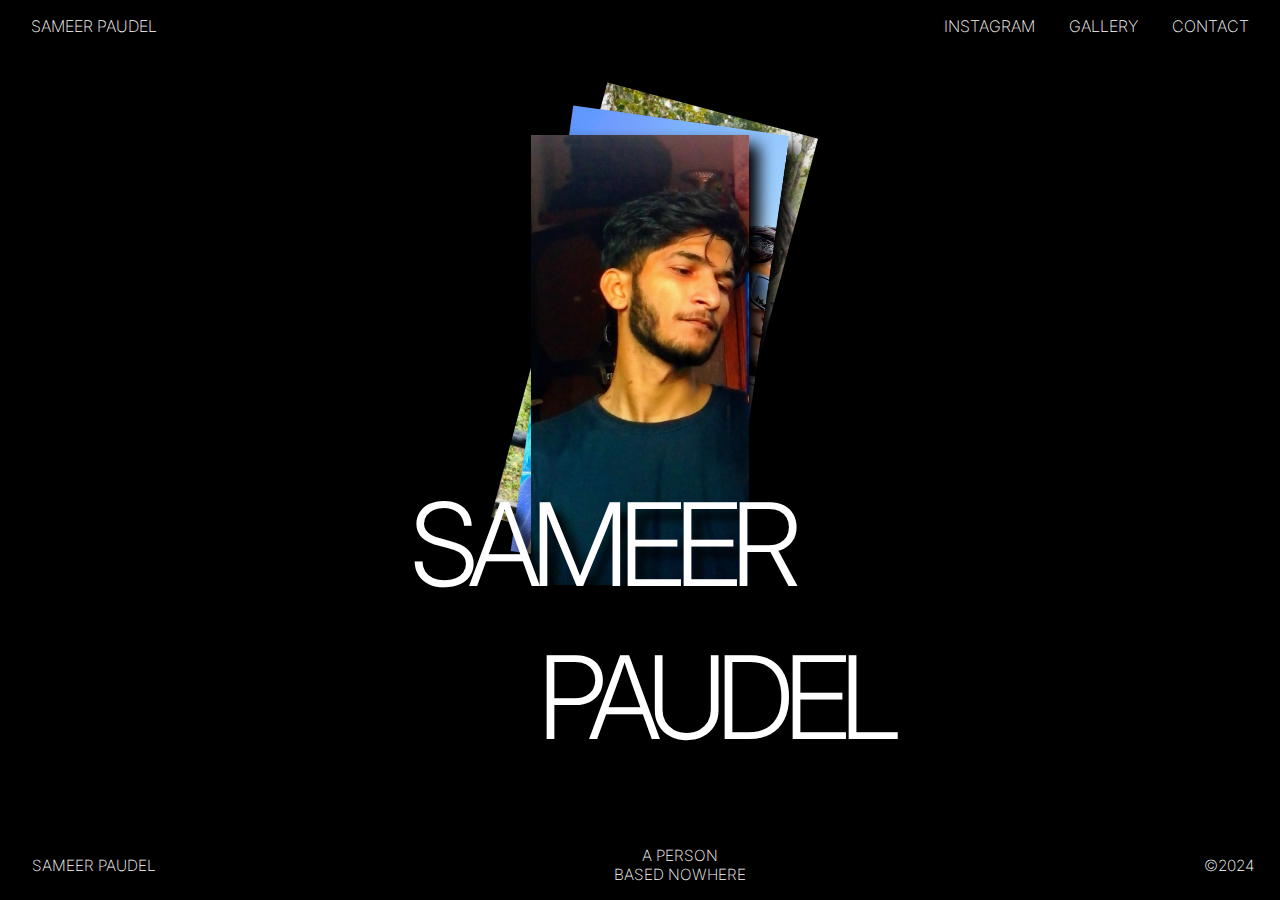
<file: index.html>
<!DOCTYPE html>
<html lang="en">
  <head>
    <meta charset="UTF-8" />
    <meta name="viewport" content="width=device-width, initial-scale=1.0" />
    <title>Sameer | Github</title>
    <link rel="stylesheet" href="style.css" />
  </head>
  <body>
    <div class="container">
      <div class="header">
        <a href="#" class="logo" style="text-decoration: none;">Sameer Paudel</a>
        <!-- <div class="logo" href>Sameer Paudel</div> -->
        <div class="nav">
          <span>Instagram</span>
          <span>Gallery</span>
          <span>Contact</span>
        </div>
      </div>
      <div class="center">
        <div class="image-cover">
          <div class="image img1"></div>
          <div class="image img2"></div>
          <div class="image img3"></div>
        </div>
        <div class="text-cover">
          <div class="line1" style="opacity:0">Hello, I'm</div>
          <div class="line2">Sameer</div>
          <div class="line3">Paudel</div>
        </div>
      </div>
      <div class="footer">
        <div>Sameer Paudel</div>
        <div>
          A person<br />
          based nowhere
        </div>

        <div>&copy;2024</div>
      </div>
    </div>
  </body>
</html>

<!-- Commit testing -->
</file>
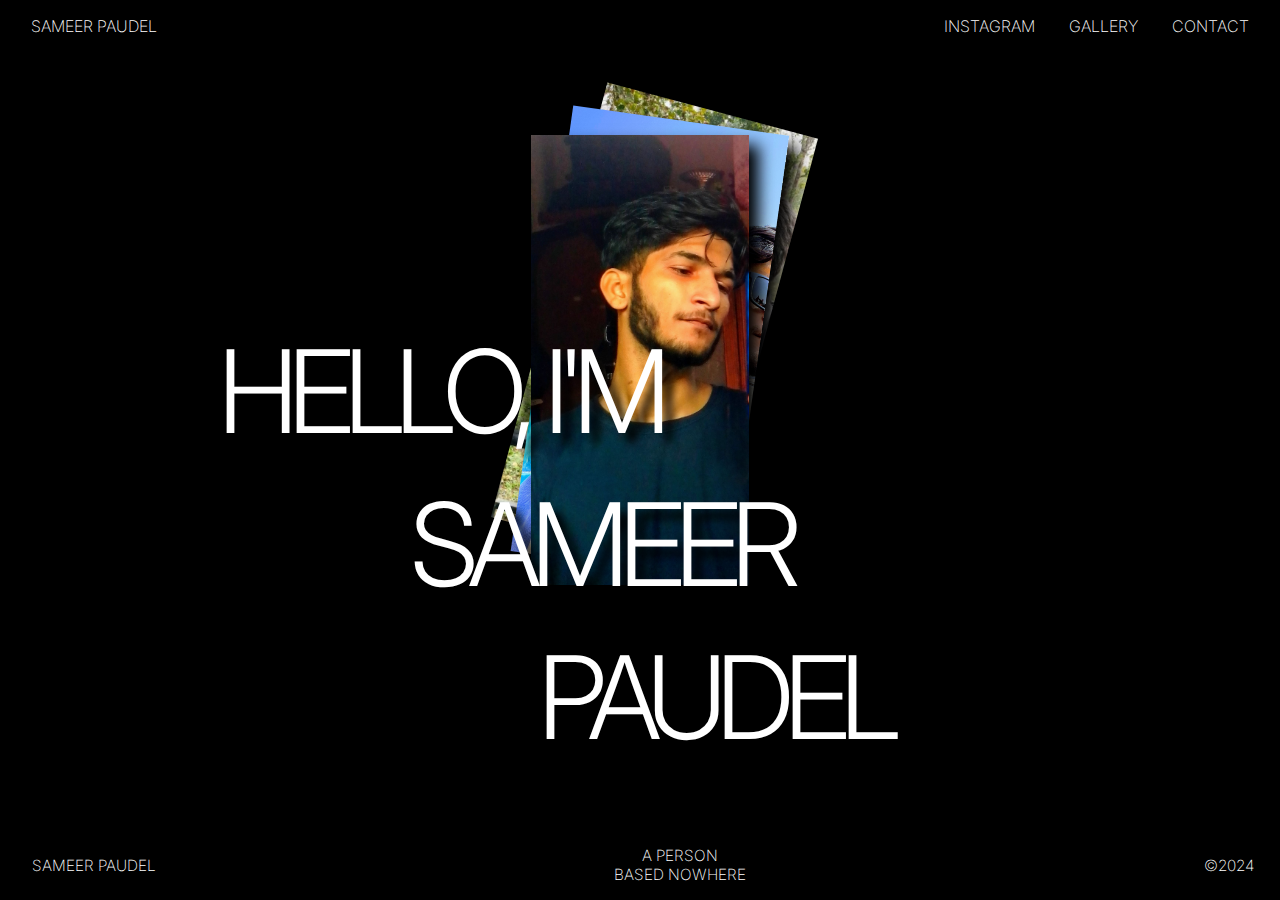
<file: alternate_portfolio/index.html>
<!DOCTYPE html>
<html lang="en">
  <head>
    <meta charset="UTF-8" />
    <meta name="viewport" content="width=device-width, initial-scale=1.0" />
    <title>Alternate Portfolio | Sameer</title>
    <link rel="stylesheet" href="style.css" />
  </head>
  <body>
    <div class="container">
      <div class="header">
        <div class="logo">Sameer Paudel</div>
        <div class="nav">
          <span>Instagram</span>
          <span>Gallery</span>
          <span>Contact</span>
        </div>
      </div>
      <div class="center">
        <div class="image-cover">
          <div class="image img1"></div>
          <div class="image img2"></div>
          <div class="image img3"></div>
        </div>
        <div class="text-cover">
          <div class="line1">Hello, I'm</div>
          <div class="line2">Sameer</div>
          <div class="line3">Paudel</div>
        </div>
      </div>
      <div class="footer">
        <div>Sameer Paudel</div>
        <div>
          A person<br />
          based nowhere
        </div>

        <div>&copy;2024</div>
      </div>
    </div>
  </body>
</html>
</file>
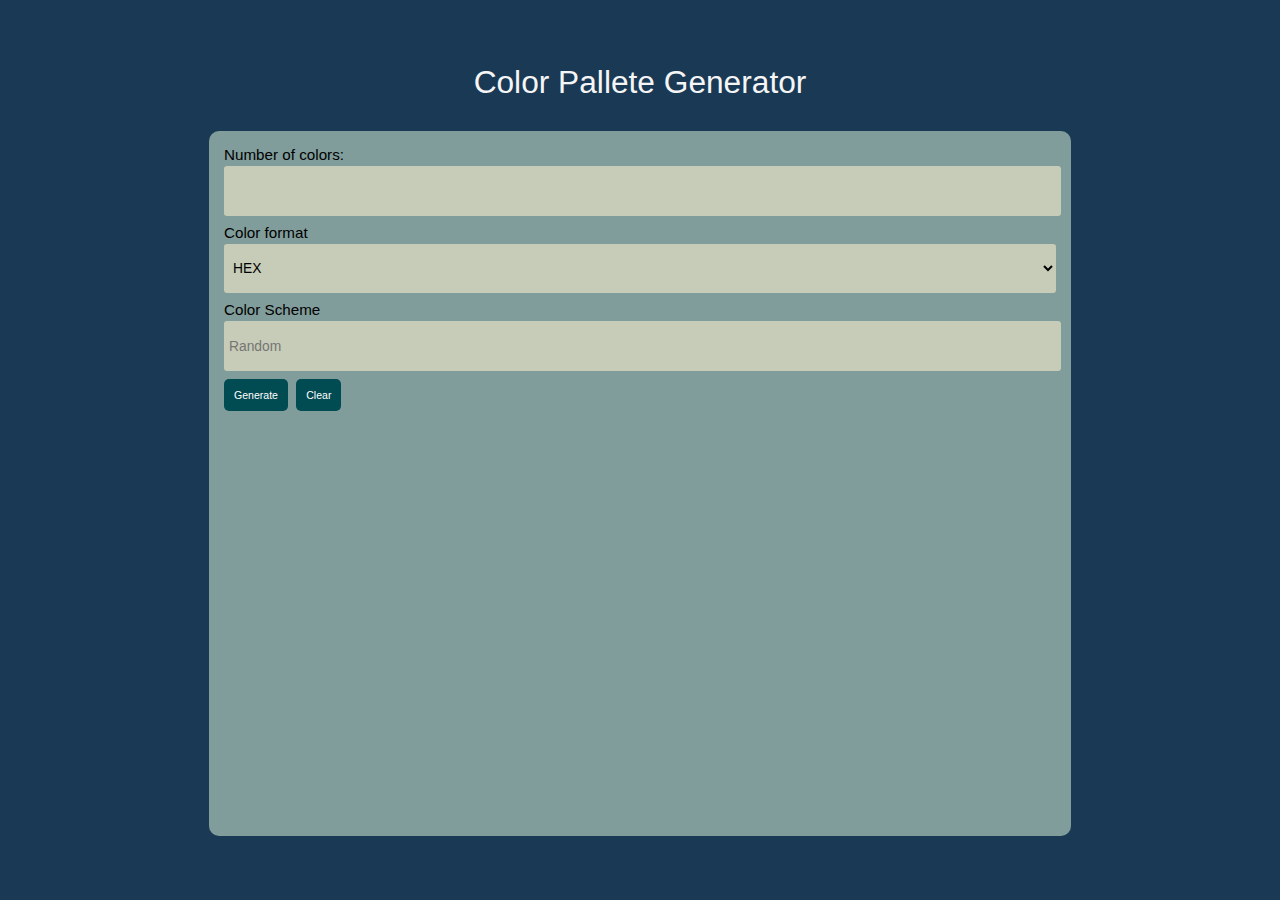
<file: Color_palette_generator/index.html>
<!DOCTYPE html>
<html lang="en">
  <head>
    <meta charset="UTF-8" />
    <meta name="viewport" content="width=device-width, initial-scale=1.0" />
    <title>Color Pallete Generator</title>
    <link rel="stylesheet" href="style.css" />
  </head>
  <body>
    <h1>Color Pallete Generator</h1>
    <div class="container">
      <div class="inputs">
        <h3>Number of colors:</h3>
        <input type="number" name="" class="ips num" id="number" />
        <h3>Color format</h3>
        <select name="" id="colorFormat" class="ips">
          <option value="hex">HEX</option>
          <option value="rgb">RGB</option>
        </select>
        <h3>Color Scheme</h3>
        <input class="ips" type="text" disabled placeholder="Random" />
        <div class="buttons">
          <div class="genclr">
            <button id="gen">Generate</button>
            <button id="clr">Clear</button>
          </div>
          <div class="cpy">
            <button id="copy">Copy colors to clipboard!</button>
          </div>
        </div>
      </div>
      <div class="outputs"></div>
    </div>
    <script src="script.js"></script>
  </body>
</html>
</file>
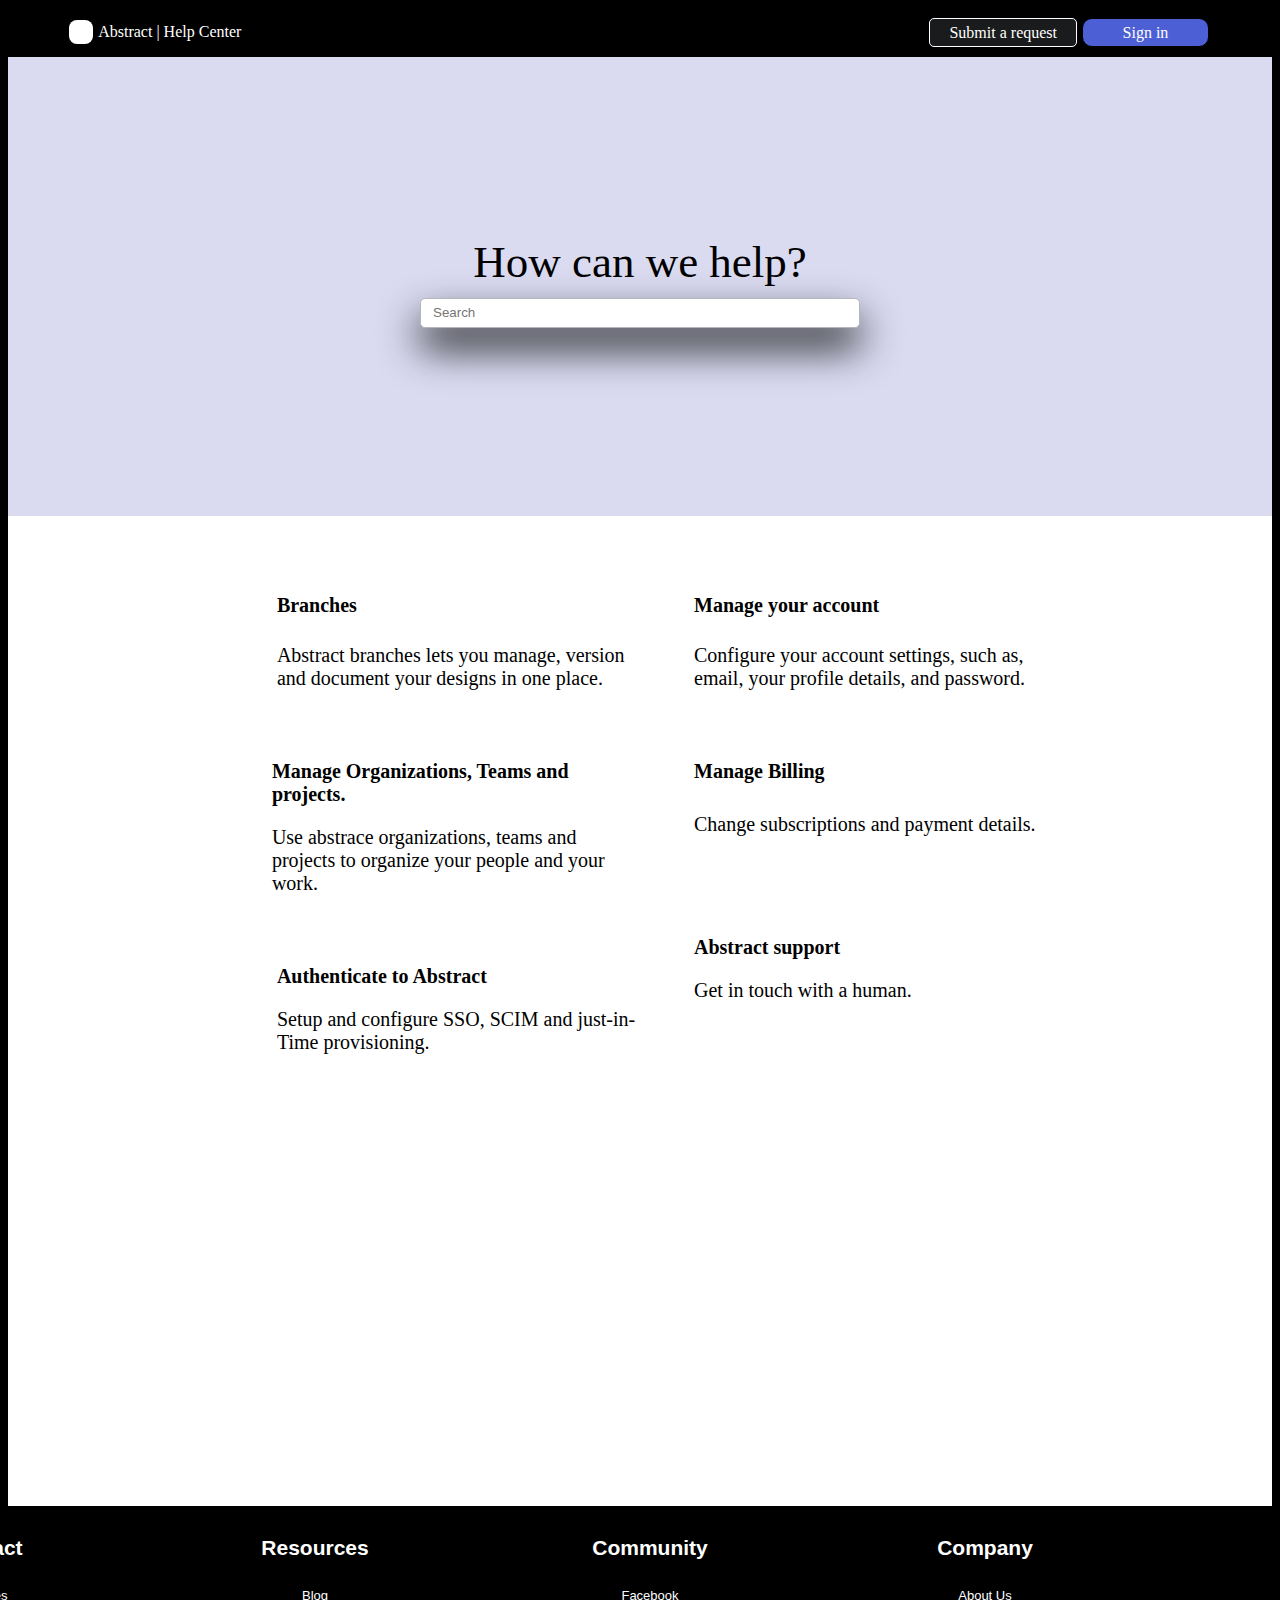
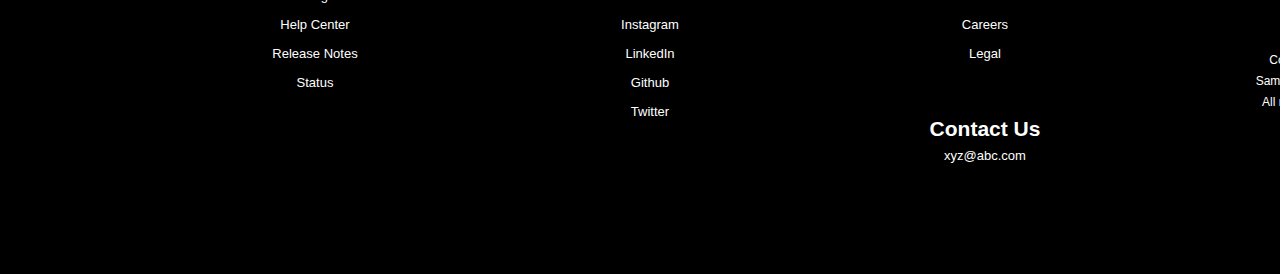
<file: help_desk/index.html>
<!DOCTYPE html>
<html lang="en">
  <head>
    <meta charset="UTF-8" />
    <meta name="viewport" content="width=device-width, initial-scale=1.0" />
    <title>Help desk | Sameer</title>
    <link
      rel="stylesheet"
      href="https://cdnjs.cloudflare.com/ajax/libs/font-awesome/6.5.1/css/all.min.css"
      integrity="sha512-DTOQO9RWCH3ppGqcWaEA1BIZOC6xxalwEsw9c2QQeAIftl+Vegovlnee1c9QX4TctnWMn13TZye+giMm8e2LwA=="
      crossorigin="anonymous"
      referrerpolicy="no-referrer"
    />
    <link rel="stylesheet" href="style.css" />
  </head>
  <body>
    <div class="container">
      <div class="top">
        <div class="titles">
          <div class="home">
            <div class="top-title">
              <i class="fa-solid fa-arrows-to-circle"></i>
              <span>Abstract | Help Center</span>
            </div>
          </div>
          <div class="right-title">
            <div class="submit-request">
              <span>Submit a request</span>
            </div>
            <div class="signin">
              <span>Sign in</span>
            </div>
          </div>
        </div>
      </div>
      <div class="help">
        <span> How can we help? </span>
        <div class="search">
          <div class="search-box">
            <input type="text" placeholder="Search" />
            <a href="#">
              <i class="fa-solid fa-arrow-right"></i>
            </a>
          </div>
        </div>
      </div>
      <div class="options">
        <div class="vertical1">
          <div class="branches">
            <i class="fa-solid fa-code-branch"></i>
            <div class="branch">
              <span>Branches</span>
              <p>
                Abstract branches lets you manage, version and document your
                designs in one place.
              </p>
              <div class="lrn">
                <!-- <span>
                    Learn more
                    <div class="img">

                        <i id="lrn-arr" class="fa-solid fa-arrow-right"></i>
                    </div>
                </span> -->
              </div>
            </div>
          </div>
          <div class="manage-teams">
            <i class="fa-solid fa-puzzle-piece"></i>
            <div class="team">
              <span>Manage Organizations, Teams and projects.</span>
              <p>
                Use abstrace organizations, teams and projects to organize your
                people and your work.
              </p>
              <div class="lrn">
                <!-- <span>
                    Learn more
                    <div class="img">

                        <i id="lrn-arr" class="fa-solid fa-arrow-right"></i>
                    </div>
                </span> -->
              </div>
            </div>
          </div>
          <div class="key">
            <i class="fa-solid fa-key"></i>
            <div class="key-auth">
              <div class="text">
                <span>Authenticate to Abstract</span>
                <p>
                  Setup and configure SSO, SCIM and just-in-Time provisioning.
                </p>
              </div>
            </div>
          </div>
        </div>

        <div class="vertical2">
          <div class="account">
            <i class="fa-solid fa-user"></i>
            <div class="acc">
              <span>Manage your account</span>
              <p>
                Configure your account settings, such as, email, your profile
                details, and password.
              </p>
            </div>
          </div>
          <div class="billing">
            <i class="fa-solid fa-dollar-sign"></i>
            <div class="bill">
              <span>Manage Billing</span>
              <p>Change subscriptions and payment details.</p>
            </div>
          </div>
          <div class="feedback">
            <i class="fa-solid fa-comment-dots"></i>
            <div class="feedbk">
              <span>Abstract support</span>
              <p>Get in touch with a human.</p>
            </div>
          </div>
        </div>
      </div>
      <div class="details">
        <div class="det">
          <div class="abstract">
            <div class="title">
              <span>Abstract</span>
            </div>
            <div class="links"><a href="#">Branches</a></div>
          </div>
          <div class="resources">
            <div class="title"><span>Resources</span></div>
            <div class="links">
              <a href="#">Blog</a><a href="#">Help Center</a
              ><a href="#">Release Notes</a><a href="#">Status</a>
            </div>
          </div>
          <div class="community">
            <div class="title"><span>Community</span></div>
            <div class="links">
              <a href="#">Facebook</a><a href="#">Instagram</a
              ><a href="#">LinkedIn</a><a href="#">Github</a
              ><a href="#">Twitter</a>
            </div>
          </div>
          <div class="company">
            <div class="title"><span>Company</span></div>
            <div class="links">
              <a href="#">About Us</a><a href="#">Careers</a
              ><a href="#">Legal</a>
            </div>
            <div class="contact"><div class="title">
                <Span>Contact Us</Span>
            </div>
        <div class="links"><a href="#">xyz@abc.com</a></div></div>
          </div>
          <div class="copyright">
            <div class="copy">
              <div class="title">
                <div class="logo">
                  <i class="fa-solid fa-arrows-to-circle"></i>
                </div>
              </div>
              <div class="links">
                <a href="#">Copyright 2024</a><a href="#">Sameer designs inc.</a
                ><a href="#">All rights reserved</a>
              </div>
            </div>
          </div>
        </div>
      </div>
    </div>
  </body>
</html>
</file>
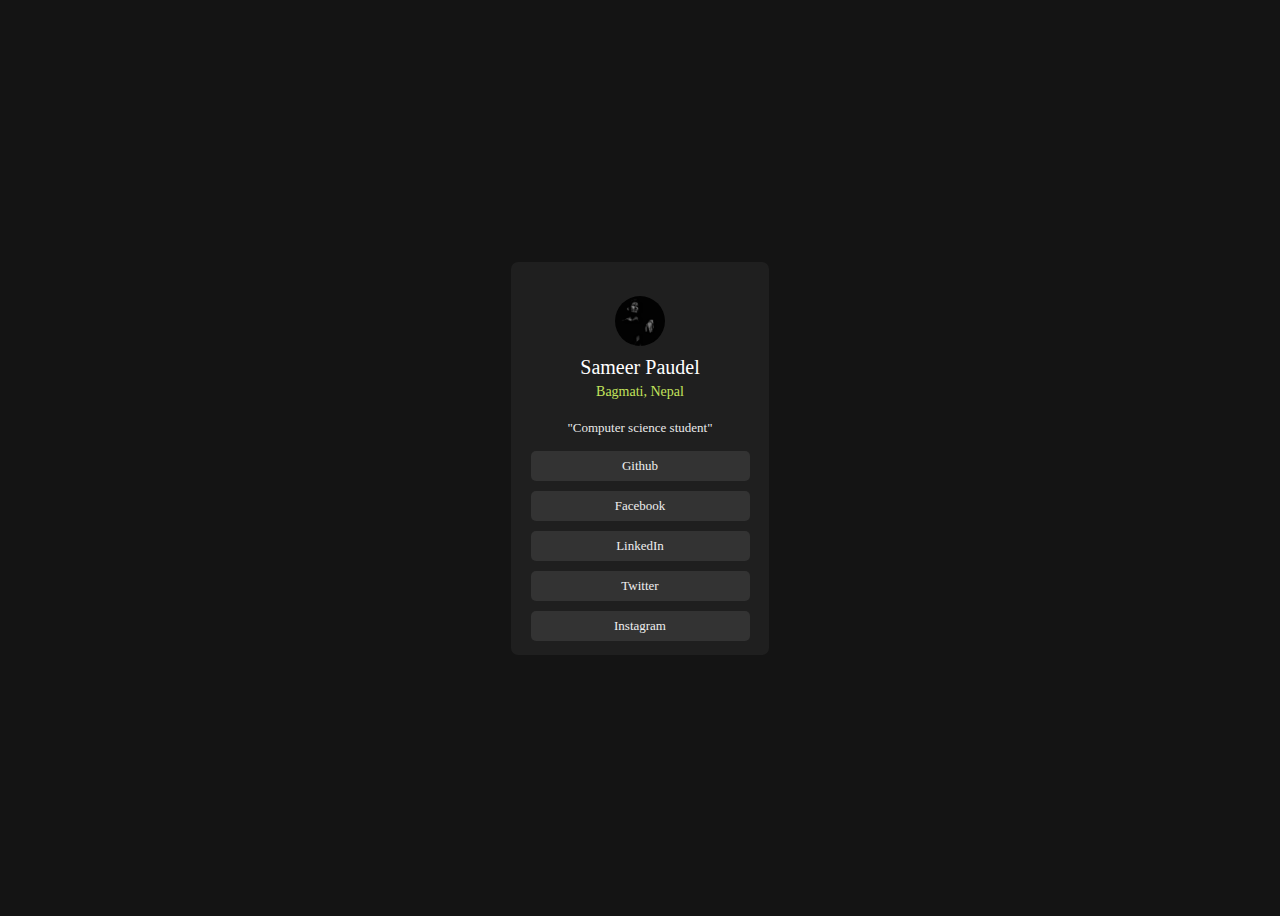
<file: portfolio/index.html>
<!DOCTYPE html>
<html lang="en">
  <head>
    <meta charset="UTF-8" />
    <meta name="viewport" content="width=device-width, initial-scale=1.0" />
    <title>Portfolio</title>
    <link rel="stylesheet" href="style.css" />
  </head>
  <body>
    <div class="container">
      <div class="image">
        <img src="photo.jpg" alt="Photo of Sameer Paudel" />
      </div>
      <div class="name">Sameer Paudel</div>
      <div class="address">Bagmati, Nepal</div>
      <div class="bio">"Computer science student"</div>
      <div class="links">
        <div class="Gh">
          <a target="_blank"
          rel="noopener noreferrer" href="https://github.com/Sameer292">Github </a>
        </div>
        <div class="Fb">
          <a target="_blank"
          rel="noopener noreferrer" href="https://facebook.com/SamEer8848">Facebook </a>
        </div>
        <div class="lk">
          <a target="_blank"
          rel="noopener noreferrer" href="https://www.linkedin.com/in/strangesam/">LinkedIn</a>
        </div>
        <div class="Tt">
          <a target="_blank"
          rel="noopener noreferrer" href="https://twitter.com/itsstrange_sam">Twitter</a>
        </div>
        <div class="Ig">
          <a target="_blank"
          rel="noopener noreferrer" href="https://www.instagram.com/sam.eer.888/">Instagram</a>
        </div>
      </div>
    </div>
  </body>
</html>
</file>
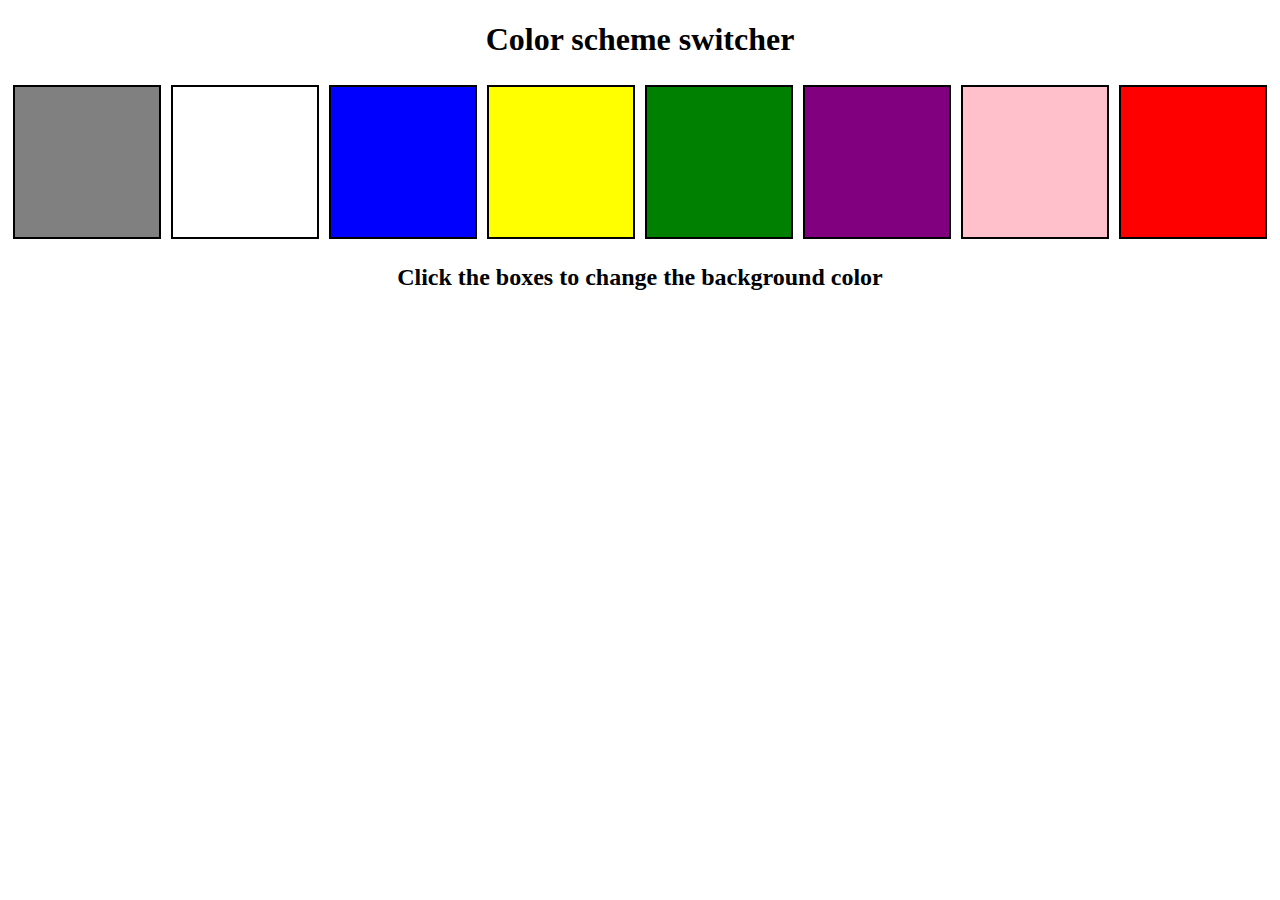
<file: project1_Background_color_switcher/index.html>
<!DOCTYPE html>
<html lang="en">
  <head>
    <meta charset="UTF-8" />
    <meta name="viewport" content="width=device-width, initial-scale=1.0" />
    <title>Background color switcher</title>
    <link rel="stylesheet" href="style.css">
  
  </head>
  <body>
    <div class="main">
      <h1 style="text-align: center">Color scheme switcher</h1>
    </div>
    <div class="boxes">
      <div class="button" id="gray"></div>
      <div class="button" id="white"></div>
      <div class="button" id="blue"></div>
      <div class="button" id="yellow"></div>
      <div class="button" id="green"></div>
      <div class="button" id="purple"></div>
      <div class="button" id="pink"></div>
      <div class="button" id="red"></div>
    </div>
    <div class="text">
      <h2>Click the boxes to change the background color</h2>
    </div>
  </body>
  <script src="script.js"></script>
</html>
</file>
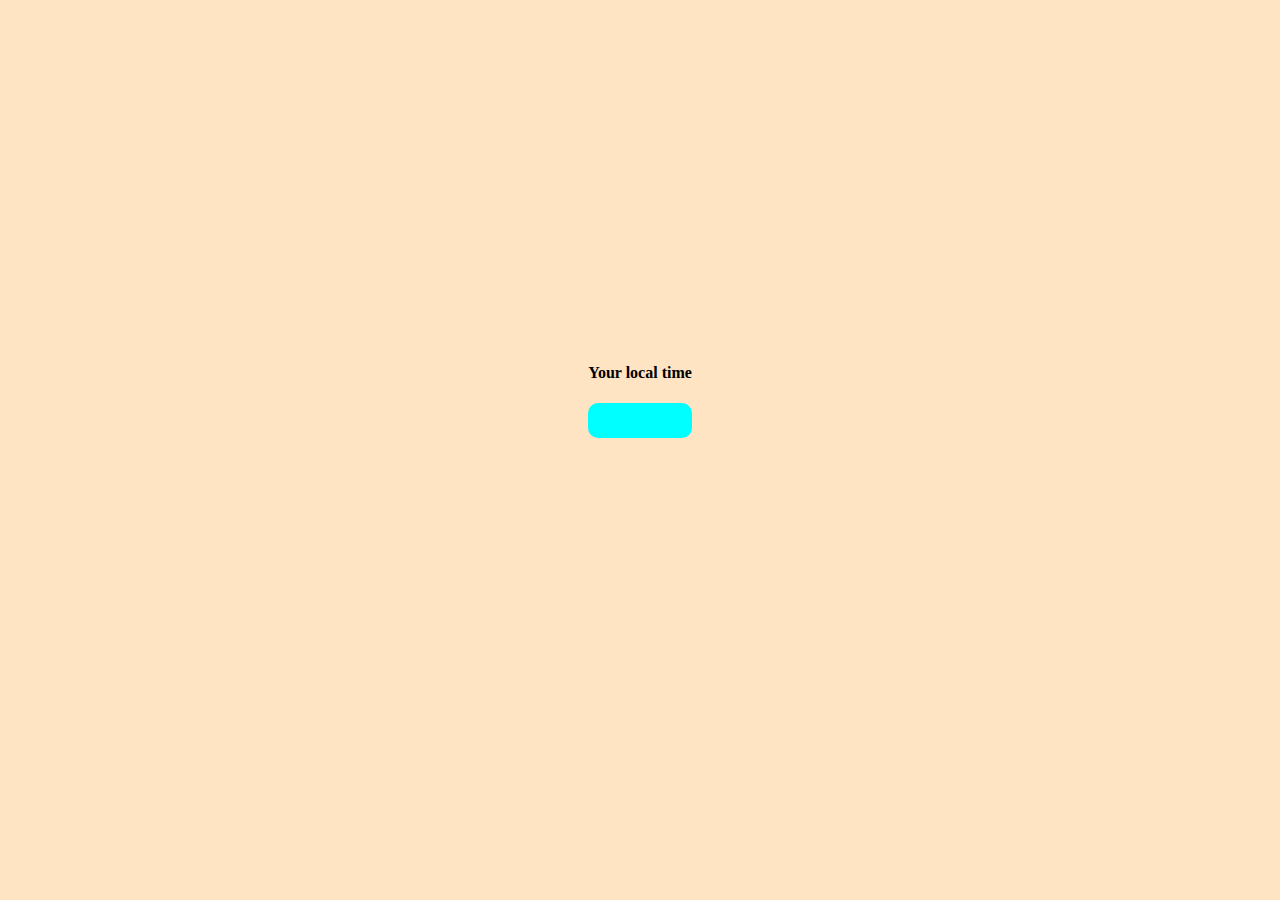
<file: project3_digital_clock/index.html>
<!DOCTYPE html>
<html lang="en">
  <head>
    <meta charset="UTF-8" />
    <meta name="viewport" content="width=device-width, initial-scale=1.0" />
    <title>Digital clock</title>
    <link rel="stylesheet" href="style.css" />
  </head>
  <body>
    <div class="clock">
      <h4>Your local time</h4>
      <div class="clocktimer"></div>
    </div>
  </body>
  <script src="script.js"></script>
</html>
</file>
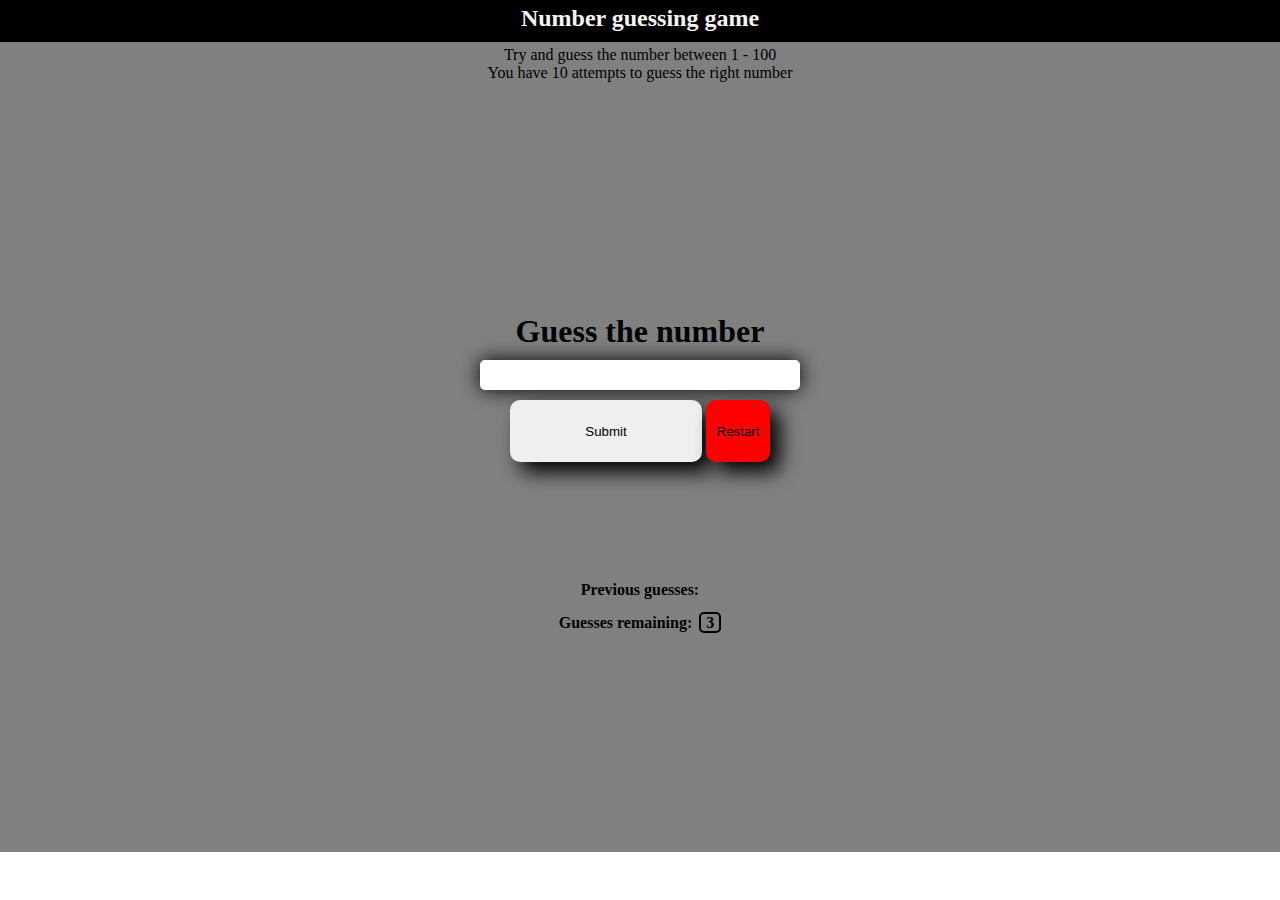
<file: Project4_number_guesser/index.html>
<!DOCTYPE html>
<html lang="en">
  <head>
    <meta charset="UTF-8" />
    <meta name="viewport" content="width=device-width, initial-scale=1.0" />
    <title>Number guesser</title>
    <link rel="stylesheet" href="style.css" />
  </head>
  <body>
    <h2>Number guessing game</h2>
    <div class="game">
      <div class="info">
        <p>Try and guess the number between 1 - 100</p>
        <p>You have 10 attempts to guess the right number</p>
      </div>
      <div class="main">
        <h1>Guess the number</h1>
        <input type="number" id="inp" inputmode="numeric" />
        <div class="btns">
            <button>Submit</button>
            <button class="restart">Restart</button>
        </div>
      </div>
      <div class="life">
        <h4 class="wrongguess">
          Previous guesses:
        </h4>
        <h4 class="remGuess">
          Guesses remaining:
          <div class="rem"></div>
        </h4>
      </div>
    </div>
  </body>
  <script src="script.js"></script>
</html>
</file>
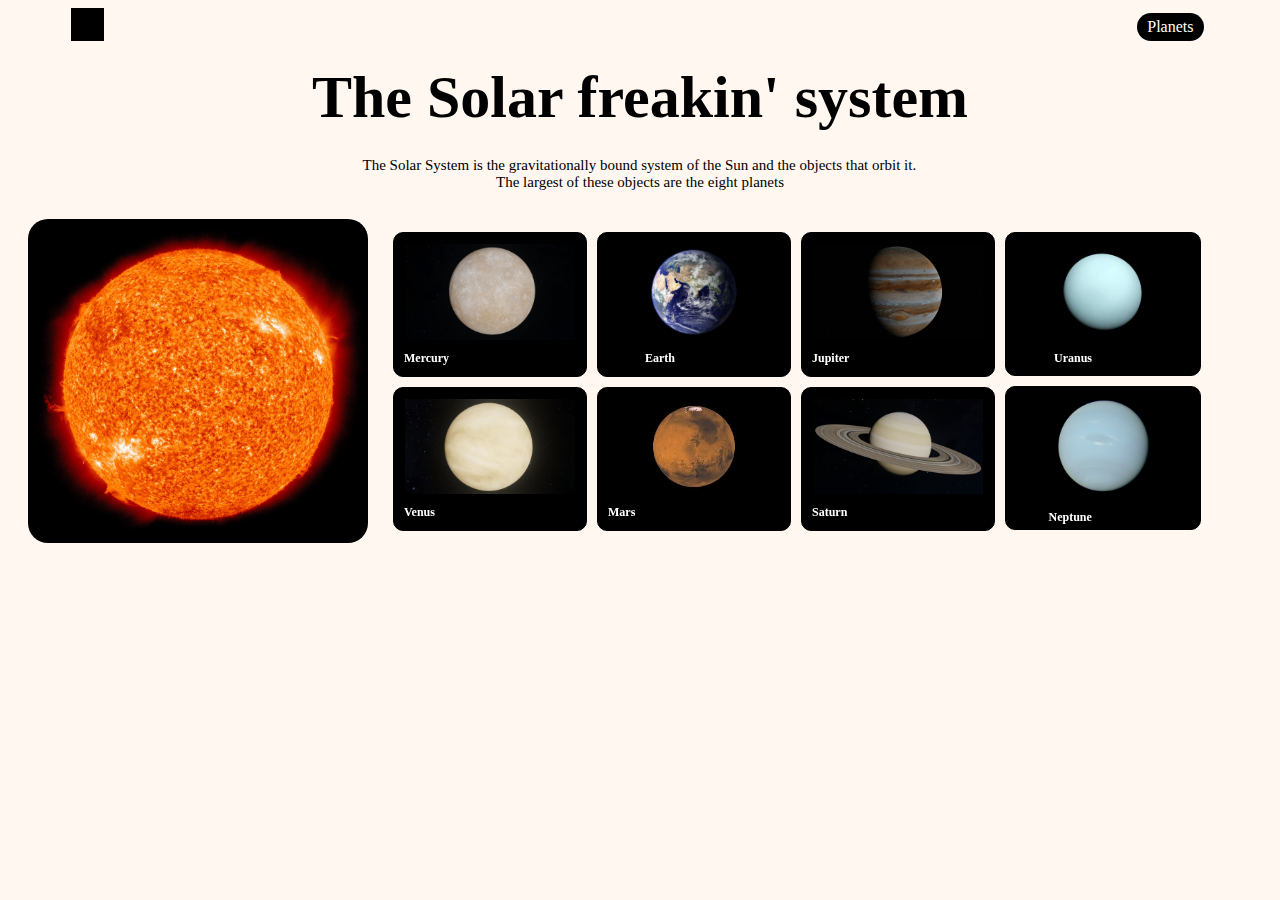
<file: Solar_System/index.html>
<!DOCTYPE html>
<html lang="en">
  <head>
    <meta charset="UTF-8" />
    <meta name="viewport" content="width=device-width, initial-scale=1.0" />
    <title>Design solution | Sameer</title>
    <link rel="stylesheet" href="style.css" />
    <link
      rel="stylesheet"
      href="https://cdnjs.cloudflare.com/ajax/libs/font-awesome/6.5.1/css/all.min.css"
      integrity="sha512-DTOQO9RWCH3ppGqcWaEA1BIZOC6xxalwEsw9c2QQeAIftl+Vegovlnee1c9QX4TctnWMn13TZye+giMm8e2LwA=="
      crossorigin="anonymous"
      referrerpolicy="no-referrer"
    />
  </head>
  <body>
    <div class="top">
      <div class="head">
        <div class="logo">
          <i class="fa-regular fa-circle"></i>
        </div>
        <a
          target="_blank"
          rel="noopener noreferrer"
          href="https://en.wikipedia.org/wiki/Planet"
        >
          <span>Planets</span>
        </a>
      </div>
    </div>
    <div class="body">
      <div class="topics">
        <span>The Solar freakin' system</span>
        <p>
          The Solar System is the gravitationally bound system of the Sun and
          the objects that orbit it. The largest of these objects are the eight
          planets
        </p>
      </div>
      <div class="solar-system">
        <div class="the-sun">
          <a
            href="https://en.wikipedia.org/wiki/Sun"
            target="_blank"
            rel="noopener noreferrer"
          >
            <img id="sun" title="The Sun" src="Sun.jpg" alt="Sun" />
          </a>
        </div>
        <div class="mer-ven">
          <div class="mer">
            <a
              target="_blank"
              rel="noopener noreferrer"
              href="https://en.wikipedia.org/wiki/Mercury_(planet)"
            >
              <img
                id="mercury"
                title="Mercury"
                src="Mercury.jpg"
                alt="Mercury"
              />
              <span>Mercury</span>
            </a>
          </div>
          <div class="ven">
            <a
              target="_blank"
              rel="noopener noreferrer"
              href="https://en.wikipedia.org/wiki/Venus"
            >
              <img id="venus" title="Venus" src="venus.jpg" alt="Venus" />
              <span>Venus</span>
            </a>
          </div>
        </div>
        <div class="ear-mar">
          <div class="ear">
            <a
              target="_blank"
              rel="noopener noreferrer"
              href="https://en.wikipedia.org/wiki/Earth"
            >
              <img id="earth" title="Earth" src="Earth.jpg" alt="Earth" />
              <span>Earth</span>
            </a>
          </div>
          <div class="mar">
            <a
              target="_blank"
              rel="noopener noreferrer"
              href="https://en.wikipedia.org/wiki/Mars"
            >
              <img id="mars" title="Mars" src="mars.jpg" alt="Mars" />
              <span>Mars</span>
            </a>
          </div>
        </div>
        <div class="jup-sat">
          <div class="jup">
            <a
              target="_blank"
              rel="noopener noreferrer"
              href="https://en.wikipedia.org/wiki/Jupiter_(Planet)"
            >
              <img id="jupiter" title="Jupiter" src="jupiter.jpg" alt="" />
              <span>Jupiter</span>
            </a>
          </div>
          <div class="sat">
            <a
              target="_blank"
              rel="noopener noreferrer"
              href="https://en.wikipedia.org/wiki/Saturn"
            >
              <img id="saturn" title="Saturn" src="saturn.jpg" alt="saturn" />
              <span>Saturn</span>
            </a>
          </div>
        </div>
        <div class="urn-nep">
          <div class="urn">
            <a
              target="_blank"
              rel="noopener noreferrer"
              href="https://en.wikipedia.org/wiki/Uranus"
            >
              <img id="uranus" title="Uranus" src="uranus.jpg" alt="uranus" />
              <span>Uranus</span>
            </a>
          </div>
          <div class="nep">
            <a
              target="_blank"
              rel="noopener noreferrer"
              href="https://en.wikipedia.org/wiki/Neptune"
            >
              <img
                id="neptune"
                title="Neptune"
                src="neptune.jpg"
                alt="neptune"
              />
              <span>Neptune</span>
            </a>
          </div>
        </div>
      </div>
    </div>
  </body>
</html>
</file>
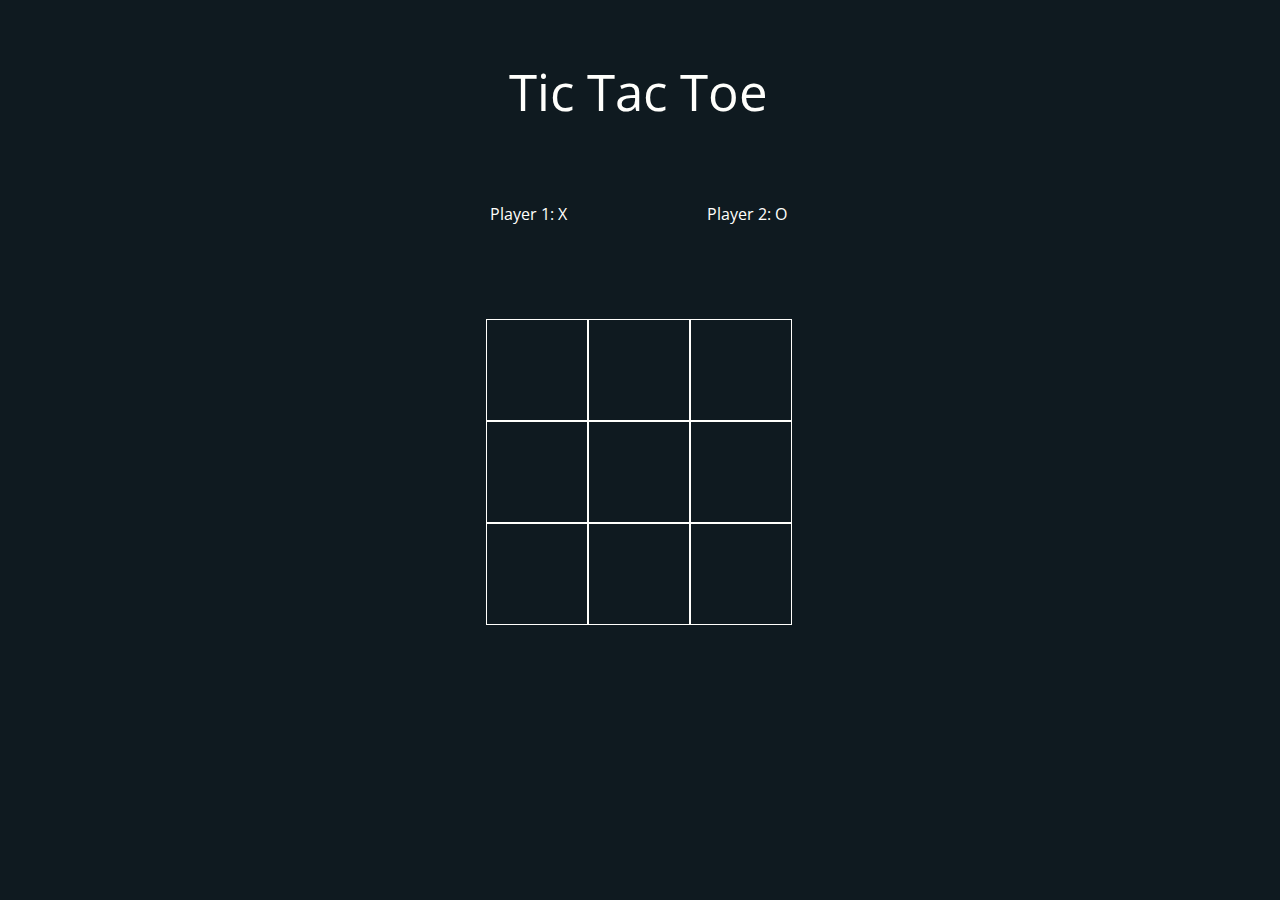
<file: tictactoe/index.html>
<!DOCTYPE html>
<html lang="en">
  <head>
    <meta charset="UTF-8" />
    <meta name="viewport" content="width=device-width, initial-scale=1.0" />
    <title>Tic Tac Toe</title>
    <link rel="stylesheet" href="style.css">
  </head>
  <body>
    <div class="row row1">Tic Tac Toe</div>
    <br>
    <pre>Player 1: X                                   Player 2: O</pre>
    <div class="row row2">
      <div class="col col1 winner">

        

      </div>
      <div class="col col2">

        <div class="boxesRow1">
            <div class="boxes box1"></div>
            <div class="boxes box2"></div>
            <div class="boxes box3"></div>
          </div>
          <div class="boxesRow2">
            <div class="boxes box4"></div>
            <div class="boxes box5"></div>
            <div class="boxes box6"></div>
          </div>
          <div class="boxesRow3">
            <div class="boxes box7"></div>
            <div class="boxes box8"></div>
            <div class="boxes box9"></div>
          </div>

      </div>
      <div class="col col3 winner">



      </div>
    </div>
    <div class="row row3">

        <button class="play-again">Play Again</button>
    </div>



    <script src="script.js"></script>
  </body>
</html>
</file>
<file: style.css>
@import url('https://fonts.googleapis.com/css2?family=Inter:wght@200;300;400&display=swap');

body, html{
    height: 100%;
    width: 100%;
    overflow-x: hidden;
    background-color: black;
}
*{
    padding: 0;
    margin: 0;
    box-sizing: border-box;
}
body{
    padding: 1rem;
    position: relative;
    font-family: "Inter",sans-serif;
}
span{
    color: white;
}
.logo{
    color: white;
}
.header{
    display: flex;
    justify-content: space-between;
    margin-left: 15px;
    margin-right: 15px;
    font-weight: 200;
    text-transform: uppercase;
}
.header .nav span{
    /* display: flex; */
    margin-left: 30px;
    /* justify-content: space-between; */
}
.image-cover{
    display: flex;
    /* align-items: center; */
    justify-content: center;
}
.img1,.img2,.img3{
    position: absolute;
    height: 50vh;
    width: 17vw;
    background-size: cover;
    box-shadow: 10px 10px 15px black;
}
.img1{
    top: 11vh;
    background-image: url(./assets/img1.jpg);
    transform: rotate(15deg) translateX(15px);
}
.img2{
    top:13vh;
    background-image: url(./assets/img3.jpg);
    transform: rotate(8deg) translateX(10px);
}
.img3{
    top: 15vh;
    background-image: url(./assets/img2.jpg);

}
.center{
    color: white;
    font-family: "Inter", sans-serif;
}
.text-cover{
    top: 35vh;
    left: 17vw;
    text-align: left;
    position: absolute;
    display: flex;
    flex-direction: column;
    text-transform: uppercase;
    font-size: 9vw;
    line-height: 17vh;
    letter-spacing: -10px;
    font-weight: 300;
    text-shadow: 10px 10px 10px black;
}
.line2{
    padding-left: 15vw;
}
.line3{
    padding-left: 25vw;
}
.footer{
    color: white;
    /* border: 1px solid white;; */
    font-size: 1.2vw;
    font-weight: 200;
    bottom: 0;
    /* width: 100%; */
    text-transform: uppercase;
    position: absolute;
    display: flex;
    justify-content: space-between;
    align-items: center;
    text-align: center;
    width: 98vw;
    /* margin: 2rem; */
    padding: 1rem;
}
.container{
    /* display: flex; */
    /* width: 100%; */
}
</file>
<file: alternate_portfolio/style.css>
@import url('https://fonts.googleapis.com/css2?family=Inter:wght@200;300;400&display=swap');

body, html{
    height: 100%;
    width: 100%;
    overflow-x: hidden;
    background-color: black;
}
*{
    padding: 0;
    margin: 0;
    box-sizing: border-box;
}
body{
    padding: 1rem;
    position: relative;
    font-family: "Inter",sans-serif;
}
span{
    color: white;
}
.logo{
    color: white;
}
.header{
    display: flex;
    justify-content: space-between;
    margin-left: 15px;
    margin-right: 15px;
    font-weight: 200;
    text-transform: uppercase;
}
.header .nav span{
    /* display: flex; */
    margin-left: 30px;
    /* justify-content: space-between; */
}
.image-cover{
    display: flex;
    /* align-items: center; */
    justify-content: center;
}
.img1,.img2,.img3{
    position: absolute;
    height: 50vh;
    width: 17vw;
    background-size: cover;
    box-shadow: 10px 10px 15px black;
}
.img1{
    top: 11vh;
    background-image: url(./assets/img1.jpg);
    transform: rotate(15deg) translateX(15px);
}
.img2{
    top:13vh;
    background-image: url(./assets/img3.jpg);
    transform: rotate(8deg) translateX(10px);
}
.img3{
    top: 15vh;
    background-image: url(./assets/img2.jpg);

}
.center{
    color: white;
    font-family: "Inter", sans-serif;
}
.text-cover{
    top: 35vh;
    left: 17vw;
    text-align: left;
    position: absolute;
    display: flex;
    flex-direction: column;
    text-transform: uppercase;
    font-size: 9vw;
    line-height: 17vh;
    letter-spacing: -10px;
    font-weight: 300;
    text-shadow: 10px 10px 10px black;
}
.line2{
    padding-left: 15vw;
}
.line3{
    padding-left: 25vw;
}
.footer{
    color: white;
    /* border: 1px solid white;; */
    font-size: 1.2vw;
    font-weight: 200;
    bottom: 0;
    /* width: 100%; */
    text-transform: uppercase;
    position: absolute;
    display: flex;
    justify-content: space-between;
    align-items: center;
    text-align: center;
    width: 98vw;
    /* margin: 2rem; */
    padding: 1rem;
}
.container{
    /* display: flex; */
    /* width: 100%; */
}
</file>
<file: Color_palette_generator/style.css>
@import url("https://fonts.googleapis.com/css2?family=Montserrat:ital,wght@0,100..900;1,100..900&display=swap");

* {
  margin: 0;
  padding: 0;
  font-family: "monteserrat", sans-serif;
  font-weight: 300;
  font-size: 99%;
}
body {
  display: flex;
  justify-content: center;
  align-items: center;
  height: 100vh;
  background-color: #1a3955;
  flex-direction: column;
}
h1 {
  font-size: 2rem;
  color: whitesmoke;
}
.container {
  display: flex;
  margin-top: 30px;
  height: 75%;
  width: 65%;
  flex-direction: column;
  align-items: center;
  /* border: 1px solid black; */
  background-color: #809d9b;
  padding: 15px;
  border-radius: 10px;
  font-weight: 800;
  /* flex-wrap: wrap; */
  /* background-color: rgb(); */
}

.ips {
  width: 100%;
  height: 15%;
  background-color: #c6ccb7;
  border: none;
  margin-top: 3px;
  margin-bottom: 8px;
  font-size: 90%;
  padding-left: 5px;
  border-radius: 3px;
}
input::-webkit-outer-spin-button,
input::-webkit-inner-spin-button {
  -webkit-appearance: none;
  margin: 0;
}

#gen,
#clr {
  /* margin-top: 5px; */
  background-color: rgb(1,75,82)
  ;
  color: white;
  border: none;
  padding: 10px;
  border-radius: 5px;
  font-size: 70%;
  cursor: pointer;
  transition: 0.2s ease-in-out;
}
#gen:hover,
#clr:hover {
  background-color: hsl(185, 97%, 25%)
  /* background-color: hsl(145, 64%, 50%); */
}
#gen:active,
#clr:active {
  transform: scale(0.96);
  background-color: hsl(185, 100%, 35%)
  /* background-color: hsl(145, 95%, 60%); */
}

.inputs {
  height: 50%;
  width: 100%;
}
.outputs {
  margin-top: 5px;
  width: 100%;
  height: 50%;
  display: flex;
  justify-content: space-around;
  align-items: center;
  padding: 5px;
  gap: 5px;
}
.outputs * {
  height: 80%;
  width: 20%;
  min-width: 5%;
  max-width: 30%;
  color: white;
  text-shadow: 0 0 5px black;
  margin-top: 5px;
  font-size: 0.8em;
  border-radius: 5px;
  display: flex;
  justify-content: center;
  align-items: center;
  transition: 0.4s ease-in-out;
  cursor: pointer;
  border: 2px solid rgb(83, 20, 20);
}
.outputs *:hover {
  transform: scale(0.96);
  box-shadow: 10px 10px 20px black;
}
.outputs *:active {
  transform: scale(0.85);
}
.cpy {
  display: flex;
  width: 50%;
  justify-content: right;
}
#copy {
  background-color: #333505;
  color: white;
  border: none;
  padding: 10px;
  border-radius: 5px;
  cursor: pointer;
  display: none;
  height: 40px;
  transition: 0.3s ease-in-out;
}
#copy:hover {
  transform: scale(0.96);
  background-color: hsl(158, 84%, 33%);
}
#copy:active {
  transform: scale(0.9);
  background-color: hsl(158, 83%, 40%);
}
.buttons {
  /* border: 1px solid black; */
  display: flex;
  justify-content: center;
  align-items: center;
}
.genclr {
  width: 50%;
  display: flex;
  gap: 2%;
  justify-content: left;
}
.notifi{
  background-color: #129ae6;
  color: wheat;
  height: 5%;
  padding: 1rem;
  border-radius: 0.5rem;
  display: flex;
  justify-content: center;
  right: 0;
  font-weight: 700;
  margin: 0 20px 20px 0;
  bottom: 0;
  align-items: center;
  position: fixed;
  transition: all 0.3s ease-in-out;
  opacity: 0;
}


@media (max-width: 850px) {
  .outputs {
    flex-wrap: wrap;
  }
  .outputs * {
    width: 100%;
    height: 45%;
  }
}
</file>
<file: help_desk/style.css>
body {
  background-color: black;
  /* display: flex; */
  /* justify-content: space-between; */
  /* width: 100%; */
}
.top {
  align-items: center;
  justify-content: center;
  display: flex;
}
.titles {
  display: flex;
  justify-content: space-between;
  /* align-items: center; */
  background-color: black;
  margin: 5px;
  /* padding: 5px; */
  color: white;
  width: 90%;
  /* border: 1px solid red; */
  border-radius: 5px;
}
.home {
  display: flex;
  justify-content: left;
  transform: translateX(-17px);
  align-items: center;
  /* border: 1px solid white; */
  margin: 5px;
  width: 20%;
  padding: 10px;
  border-radius: 5px;
  height: 7px;
}
.home i {
  display: flex;
  background-color: white;
  margin-left: 0;
  margin-right: 5px;
  border-radius: 8px;
  align-items: center;
  justify-content: center;
  color: black;
  width: 24px;
  height: 24px;
}
.top-title {
  /* transform: translateX(-17px); */
  display: flex;
  align-items: center;
  justify-content: center;
  /* border: 1px solid green; */
}
.right-title {
  display: flex;
  justify-content: space-between;
  align-items: center;
  width: 25%;
  /* border: 1px solid white; */
  border-radius: 5px;
}
.submit-request {
  border: 1px solid white;
  border-radius: 5px;
  margin: 5px;
  display: flex;
  justify-content: center;
  align-items: center;
  width: 60%;
  position: relative;
  background-color: #1a1b1c;
  padding: 10px;
  height: 7px;
}
.signin {
  display: flex;
  background-color: #4c5fd5;
  border-radius: 10px;
  width: 50%;
  justify-content: center;
  align-items: center;
  /* margin: 5px; */
  padding: 10px;
  height: 7px;
  border: 1px solid black;
}
.help {
  color: black;
  background-color: #dadbf1;
  height: 51vh;
  width: 100hh;
  justify-content: center;
  align-items: center;
  display: flex;
  flex-direction: column;
}
.help span {
  font-size: 45px;
}
.help input {
  border-radius: 5px;
}
.search {
  display: flex;
  max-width: 100%;
}
.search-box {
  margin: 10px;
  box-shadow: 0 20px 40px #1a1b1c;
  height: 28px;
  align-items: center;
  display: flex;
  background-color: white;
  color: black;
  border: 1px solid #b6b7be;
  border-radius: 5px;
  overflow: hidden;
  position: relative;
  max-width: 100%;
}
a:visited,
a:link,
a:active,
a:hover {
  text-decoration: none;
  color: #1a1b1c;
  margin: 7px;
}
.search-box input {
  width: 400px;
  max-width: 100%;
  margin: 10px;
  outline: none;
  caret-color: black;
  color: black;
  background-color: transparent;
  border: none;
  position: relative;
}

.options {
  display: flex;
  justify-content: center;
  /* justify-content: space-between; */
  /* align-items: center; */
  background-color: white;
  color: black;
  /* width: 80%; */
  height: 110vh;
}
.vertical1 {
  display: flex;
  flex-direction: column;
  /* border: 1px solid black; */
  width: 33%;
  border-radius: 10px;
}
.vertical2 {
  display: flex;
  flex-direction: column;
  /* justify-content: center; */
  align-items: center;
  /* border: 1px solid black; */
  border-radius: 10px;
  width: 33%;
  /* display: flex; */
}
.branches {
  display: flex;
  /* border: 1px solid black; */
  /* color: black; */
  font-size: 50px;
  width: 100%;

  margin-top: 50px;
}
.branches i {
  margin: 10px;
  padding: 17px;
}
.branches span {
  font-size: 20px;
  font-weight: bolder;
}
.branches p {
  font-size: 20px;
}
.manage-teams {
  display: flex;
  /* color: black; */
  /* border: 1px solid black; */
  width: 100%;
  font-size: 50px;
  /* justify-content: center; */
  /* align-items: center; */
  margin-top: 50px;
}
.manage-teams i {
  margin: 10px;
  padding: 17px;
  transform: translateY(-25px);
}
.manage-teams span {
  display: flex;
  font-size: 20px;
  /* margin: 0; */
  /* text-align-last:left; */
  /* align-items: center; */
  /* justify-content: center; */
  /* border: 1px solid black; */
  transform: translateX(-5px);
  font-weight: bolder;
}
.manage-teams p {
  font-size: 20px;
  transform: translateX(-5px);
}
.key {
  display: flex;
  
  font-size: 50px;
  width: 100%;
  margin-top: 50px;
}
.key i {
  transform: translateY(-20px);
  margin: 10px;
  padding: 17px;
}
.key span {
  font-size: 20px;
  font-weight: bolder;
}
.key p {
  font-size: 20px;
}
.key .text {
  display: flex;
  flex-direction: column;
}

.account {
  display: flex;
  font-size: 50px;
  width: max-content;
  justify-content: left;
  align-items: center;
  margin-top: 50px;
  width: 100%;
  /* border: 1px solid black; */
}
.account i {
  margin: 10px;
  padding: 17px;
  transform: translateY(-32px);
}
.account span {
  margin-top: 0px;
  padding: 0;
  /* display: flex; */
  /* justify-content: center; */
  /* align-items: center; */
  font-size: 20px;
  font-weight: bolder;
}
.account p {
  font-size: 20px;
}
.billing {
  display: flex;
  font-size: 50px;
  width: max-content;
  justify-content: left;
  align-items: center;
  margin-top: 50px;
  width: 100%;
}
.billing i {
  transform: translateY(-36px);
  margin: 10px;
  padding: 17px;
}
.billing span {
  margin-top: 10px;
  display: flex;
  font-size: 20px;
  font-weight: bolder;
  transform: translateY(-10px);
}
.billing p {
  display: flex;
  font-size: 20px;
  transform: translateY(-0px);
}
.feedback {
  display: flex;
  font-size: 50px;
  width: max-content;
  justify-content: left;
  align-items: center;
  margin-top: 50px;
  width: 100%;
  transform: translateY(5px);
}
.feedback i {
  margin: 10px;
  padding: 17px;
  /* display: flex; */
}
.feedback .feedbk {
  display: flex;
  transform: translateY(25px);
  flex-direction: column;
}
.feedback span {
  /* margin-top: 10px; */
  /* display: flex; */
  /* transform: translateY(15px); */
  font-size: 20px;
  font-weight: bolder;
}
.feedback p {
  font-size: 20px;
}
.lrn span {
  font-size: 15px;
  color: #4c5fd5;
  display: flex;
  /* flex-direction: row; */
  align-items: center;
  /* justify-items: left; */
  /* margin: 0px; */
  /* padding: 0; */
  /* justify-content: center; */
  /* flex-direction: row; */
  /* width: 60%; */
  /* max-height: 3vh; */
  /* border: 1px solid black; */
}
.lrn .img {
  display: flex;
  font-size: 10px;
  /* justify-content:left; */
  align-items: center;
  height: 2vh;
  width: 34%;
  /* margin-left: 1px;
  padding-left: 1px; */
  /* border: 1px solid black; */
}
.lrn .img i {
  margin: 3px;
  padding: 3px;
}

.details {
  display: flex;
  height: 40vh;
  justify-content: center;
  /* align-items: center; */
  color: white;
  /* border: 1px solid white; */
  /* flex-direction: column; */
}
.details .det {
  display: flex;
  /* flex-direction: row; */
  /* margin: 20px; */
  /* padding: 20px; */
  /* width: 20%; */
}
.details .det > * {
  display: flex;
  width: 35vh;
  justify-content: center;
  height: 90%;
  position: relative;
  margin: 10px;
  /* border: 1px solid white; */
}
.details .det .abstract,
.details .det .resources,
.details .det .community,
.details .det .company,
.details .det .company .contact,
.details .det .copyright {
  display: flex;
  flex-direction: column;
  /* border: 1px solid white; */
  justify-content: center;
}
.details .det .title {
  display: flex;
  /* border: 1px solid white; */
  flex-direction: column;
  align-items: center;
  justify-content: center;
  font-family: Arial, Helvetica, sans-serif;
  height: 20%;
  width: 100%;
}
.details .det .links {
  display: flex;
  /* justify-content: center; */
  align-items: center;
  flex-direction: column;
  height: 100%;  
  font-family: Arial, Helvetica, sans-serif;
  font-size: 13px;
  /* border: 1px solid white; */
}
.details .det .links a {
  color: white;
  text-decoration: none;
}
.details .det span {
  display: flex;
  margin: 30px;
  font-size: 21px;
  width: 100%;
  justify-content: center;
  align-items: center;
  font-family: Arial, Helvetica, sans-serif;
  font-weight: bolder;
  height: max-content;
  /* position: relative;   */
}


.details .det .copyright{
  display: flexbox;
  justify-content: center;
  margin: 0;
  padding: 0;
  align-items: center;
  /* border: 1px solid lightcoral; */
  /* margin: o; */
  /* background-color: green; */
}
.details .det .copyright .links{
  display: flex;
  justify-content:  center;
  /* align-items: center; */
  height: 11vh;
  flex-direction: column;
  padding: 0;
  margin: 10px;
  /* border: 1px solid white; */
}
.details .det .copyright .links a{
  font-size: 12px;
  /* display: flex; */
  font-family: Arial, Helvetica, sans-serif;
  /* border: 1px solid white; */
  margin-top: 0px;
  /* padding: 2px; */
  justify-content: center;
  align-items: center;
position: relative;
}
.details .det .copyright i{
  display: flex;
  background-color: white;
  border-radius: 8px;
  align-items: center;
  justify-content: center;
  color: black;
  width: 24px;
  height: 24px;
}
.details .det .copyright .title .logo{
  /* border: 1px solid white; */
  display: flex;
  width: 100%;
  align-items: center;
  justify-content: center;
}
.details .det .company{
  flex-direction: column;
  justify-content: center;
  align-items: center;
  /* border: 1px solid white; */
}
.details .det .company .contact{
  /* border: 1px solid white; */
  width: 100%;
  display: flex;
  height: 90%;
  justify-content: center;
  /* align-items: center; */
}
.details .det .company .contact span{
  margin: 0;

}
</file>
<file: portfolio/style.css>
body{
    background-color: #141414;
    display: flex;
    align-items: center;
    flex-direction: column;
    justify-content: center;
    height: 100vh;
}
.container
{
    justify-content: center;
    align-items: center;
    justify-items: center;
    color: white;
    display: flex;
    flex-direction: column;
    background-color: #1f1f1f;
    width: 250px;
    max-height: 850px;
    border-radius: 7px;
    margin: 4px;
    padding: 4px;
    height: max-content;

}
.image img{
    margin: 30px;
    height: 50px;
    width: 50px;
    border-radius: 50%;
    vertical-align: middle;
}
.name{
    font-size: 20px;
    transform: translateY(-20px);
}
.address{
    transform: translateY(-15px);
    color: #c3e35c;
    font-size: 14px;
}
.bio{
    margin: 5px;
    font-size: 13px;
    color: #e9e9e9;
}
.links a{
    font-size: 13px;
    width: 205px;
    justify-content: space-between;
    border-radius: 5px;
    padding: 7px;
    margin: 10px;
    background-color: #333333;
    flex-direction: column;
    display: flex;
    align-items: center;
}
.links a:visited,
a:link,
a:active,
a:hover {
  text-decoration: none;
  color: #efefef;
}
</file>
<file: project1_Background_color_switcher/style.css>
.boxes{
display: flex;
justify-content: center;
align-items: center;
}
.text{
    text-align: center;
}
</file>
<file: project3_digital_clock/style.css>
body{
    background-color: bisque;
    display: flex;
    justify-content: center;
    align-items: center;
    /* border: solid 1px black; */
    height: 85vh;
}

.clock{
    /* border: solid 1px black; */
    height: 350px;
    display: flex;
    justify-content: center;
    align-items: center;
    flex-direction: column;
}

.clocktimer{
    /* border: solid 2px red; */
    text-align: center;
    align-content: center;
    height: 10%;
    width: 100%;
    border-radius: 10px;
    background-color: aqua;
    color: black;
    font-size: medium;
}
</file>
<file: Project4_number_guesser/style.css>
* {
  margin: 0;
  padding: 0;
  color: black;
}
h1 {
  margin-bottom: 10px;
}

h2 {
  text-align: center;
  padding-top: 5px;
  padding-bottom: 10px;
  background-color: black;
  color: whitesmoke;
}
.game {
  display: flex;
  align-items: center;
  justify-content: center;
  flex-direction: column;
  background-color: gray;
  height: 90vh;
}
.game div {
  width: 100%;
  text-align: center;
  height: 33%;
}
.main {
  display: flex;
  align-items: center;
  flex-direction: column;
}
button {
  width: 15%;
  height: 70%;
  border-radius: 10px;
  border: none;
  margin-top: 10px;
  box-shadow: 10px 10px 20px;
}
.restart {
  width: 5%;
  min-width: fit-content;
  background-color: red;
}
input {
  height: 30px;
  width: 25%;
  border-radius: 5px;
  border: none;
  box-shadow: 0 0 20px;
  text-align: center;
}
.guesses,
.rem {
  border: 2px solid black;
  display: inline;
  border-radius: 5px;
  padding: 0 5px 0 5px;
  margin-top: 10px;
  margin-left: 3px;
}

input::-webkit-outer-spin-button,
input::-webkit-inner-spin-button {
  -webkit-appearance: none;
  margin: 0;
}
button:hover {
  cursor: pointer;
}
button:active {
  transform: scale(0.96);
}
.remGuess {
  margin-top: 15px;
}
</file>
<file: Solar_System/style.css>
body {
  background-color: #fff7f0;

  align-items: center;
  justify-content: center;
}
a:visited,
a:link,
a:active,
a:hover{
    text-decoration: none;
    justify-content: center;
    align-items: center;
}
.top {
  /* border: 1px solid blue; */
  align-items: center;
  justify-content: center;
  display: flex;
}
.head {
  display: flex;
  width: 90%;
  justify-content: space-between;
}
.logo {
  background-color: black;
  color: white;
  width: 33px;
  height: 33px;

  align-items: center;
  justify-content: center;
  display: flex;
}
.head a {
  background-color: black;
  color: white;
  display: flex;
  justify-content: center;
  align-items: center;
  margin: 5px;
  padding: 5px;
  border-radius: 19px;
  width: 5%;
  text-decoration: none;
}
.topics {
  flex-direction: column;
  align-items: center;
  justify-content: center;
  display: flex;
}

.body span {
  font-size: 60px;
  margin: 7px;
  padding: 10px;
  font-weight: bold;
  display: flex;
}
.topics p {
  width: 555px;
  margin: 3px;
  padding: 5px;
  text-align-last: center;
  display: flex;
  font-size: 15px;
}
.solar-system img {
  display: flex;
  width: 10%;
  height: min-content;
  margin: 10px;
}
.solar-system {
  display: flex;
  transform: translateX(20px);
  position: fixed;
}
.the-sun{

    transform:  translateY(20px);
    display: flex;
    align-items: center;
    justify-content: center;
    height: 324px;
    width: 340px;
    overflow: hidden;
}
.solar-system #sun {
  transform: translateX(-10px);

  border-radius: 20px;
  height: 100%;
  width: 100%;
}
.mer-ven,
.ear-mar,
.jup-sat {
  transform: translateX(20px) translateY(28px);
  display: flex;
  height: 308px;
  flex-direction: column;
}
.mer,
.ven,
.ear,
.mar,
.jup,
.sat {
  justify-content: center;
  align-items: center;
  border: 1px solid black;
  background-color: black;
  border-radius: 10px;
  display: flex;
  margin: 5px;
  height: 154px;
  display: flex;
  flex-direction: column;
}

.solar-system #mercury,
#venus,
#mars,
#jupiter,
#saturn {
  border: 1px solid black;
  width: 170px;
  margin-bottom: 0px;
  padding: 0px;
}
.solar-system #earth {
  width: 96px;
  border: 1px solid black;
  margin-bottom: 0px;
  padding: 0px;
}
.urn-nep {
  transform: translateX(20px) translateY(28px);
  display: flex;
  height: 308px;
  flex-direction: column;
}
.urn,
.nep {
  justify-content: center;
  align-items: center;
  border: 1px solid black;
  background-color: black;
  border-radius: 10px;
  display: flex;
  margin: 5px;
  height: 142px;
  width: 194px;
  display: flex;
  flex-direction: column;
}

.solar-system #uranus {
  border: 1px solid black;
  width: 96px;
  margin-bottom: 0px;
  padding: 0px;
}
.solar-system #neptune {
  border: 1px solid black;
  width: 107px;
  margin-bottom: 0px;
  padding: 0px;
}
.solar-system span {
  color: white;
  font-size: 12px;
  margin: 0%;
}

.ven span {
  color: white;
  font-size: 12px;
  margin: 0%;
}
.ear span{
    color: white;
    font-size: 12px;
    margin: 0%;
  
}
</file>
<file: tictactoe/style.css>
@import url('https://fonts.googleapis.com/css2?family=Open+Sans:ital,wght@0,300..800;1,300..800&display=swap');

* {
  margin: 0;
  padding: 0;
  font-family: "open sans",sans-serif;
}
body {
  height: 100vh;
  width: 99.8vw;
  display: flex;
  flex-direction: column;
  text-align: center;
  justify-content: center;
  align-items: center;
  background-color: #0f1a20;
  color: #fffffc;
}

.row {
  margin-top: 1px;
  /* border: 2px solid white; */
  width: 100%;
  height: 33%;
}
.row1 {
  font-size: 4vw;
  display: flex;
  align-items: center;
  justify-content: center;
  /* height: 30%; */
}
.row2 {
  height: calc(3 * 30%);
  display: flex;
}
.col {
  /* border: 1px solid yellow; */
  height: 100%;
  width: 33%;
}
.col2 {
  width: 50%;
  display: flex;
  align-items: center;
  justify-content: center;
}

.boxes {
  height: 100px;
  width: 100px;
  border: 1px solid #fffffc;
  /* text-align: center; */
  display: flex;
  justify-content: center;
  align-items: center;
  color: white;
  font-size: 50px;
  text-shadow: 1px 1px 30px black;
}
.winner{
    font-size: 15vw;
    display: flex;
    text-align: center;
    justify-content: center;
    align-items: center;
}

.play-again{
    height:50px;
    width: 150px;
    border: 0;
    margin-top: 10px;
    font-size: 20px;
    border-radius: 10px;
    /* position: hidden; */
    display:none;
    background-color: #BBBBBF;
    box-shadow: 5px 5px 30px black;
    cursor: pointer;
} 
.play-again:hover{

    background-color: hsl(240, 7%, 84%);
}
.play-again:active{
    background-color: hsl(240, 10%, 90%);
}

@media(max-width: 750px) {

    .winner{
        transform: translateY(-80%);
    }

}
</file>
